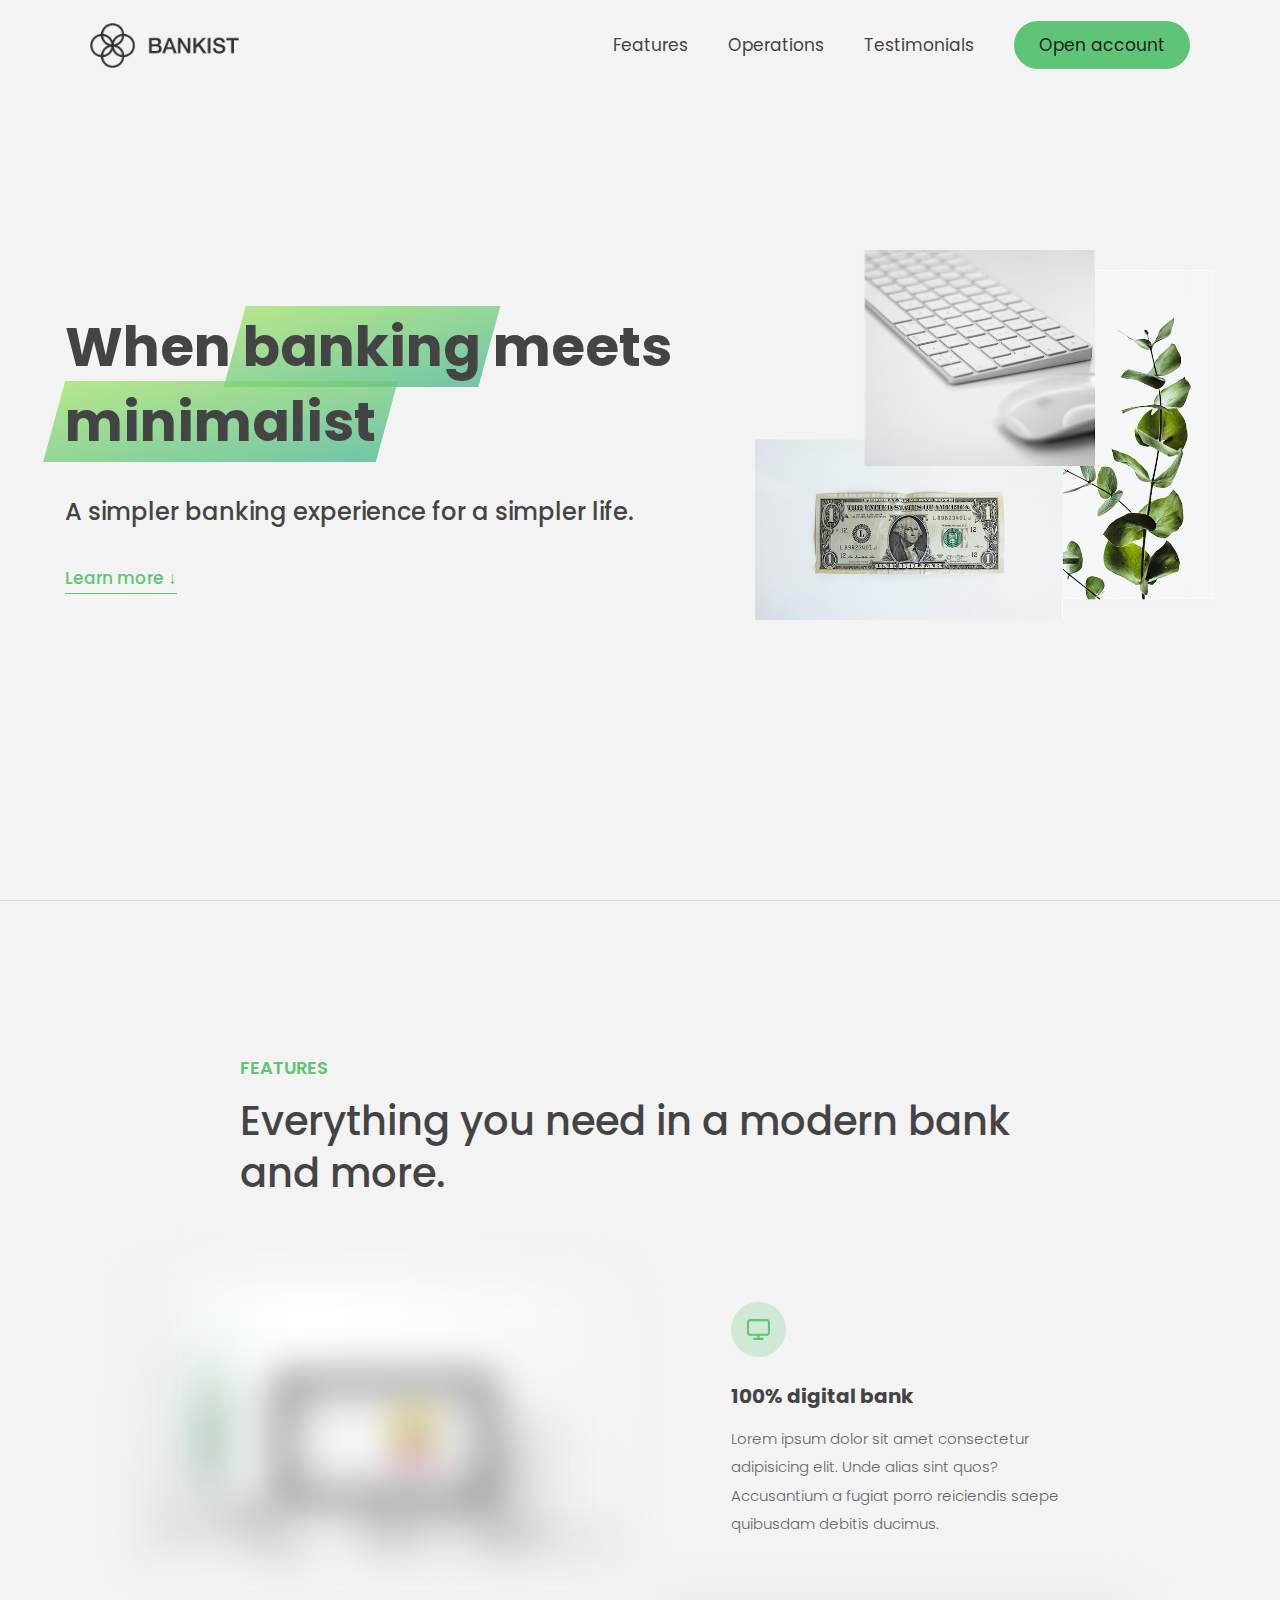
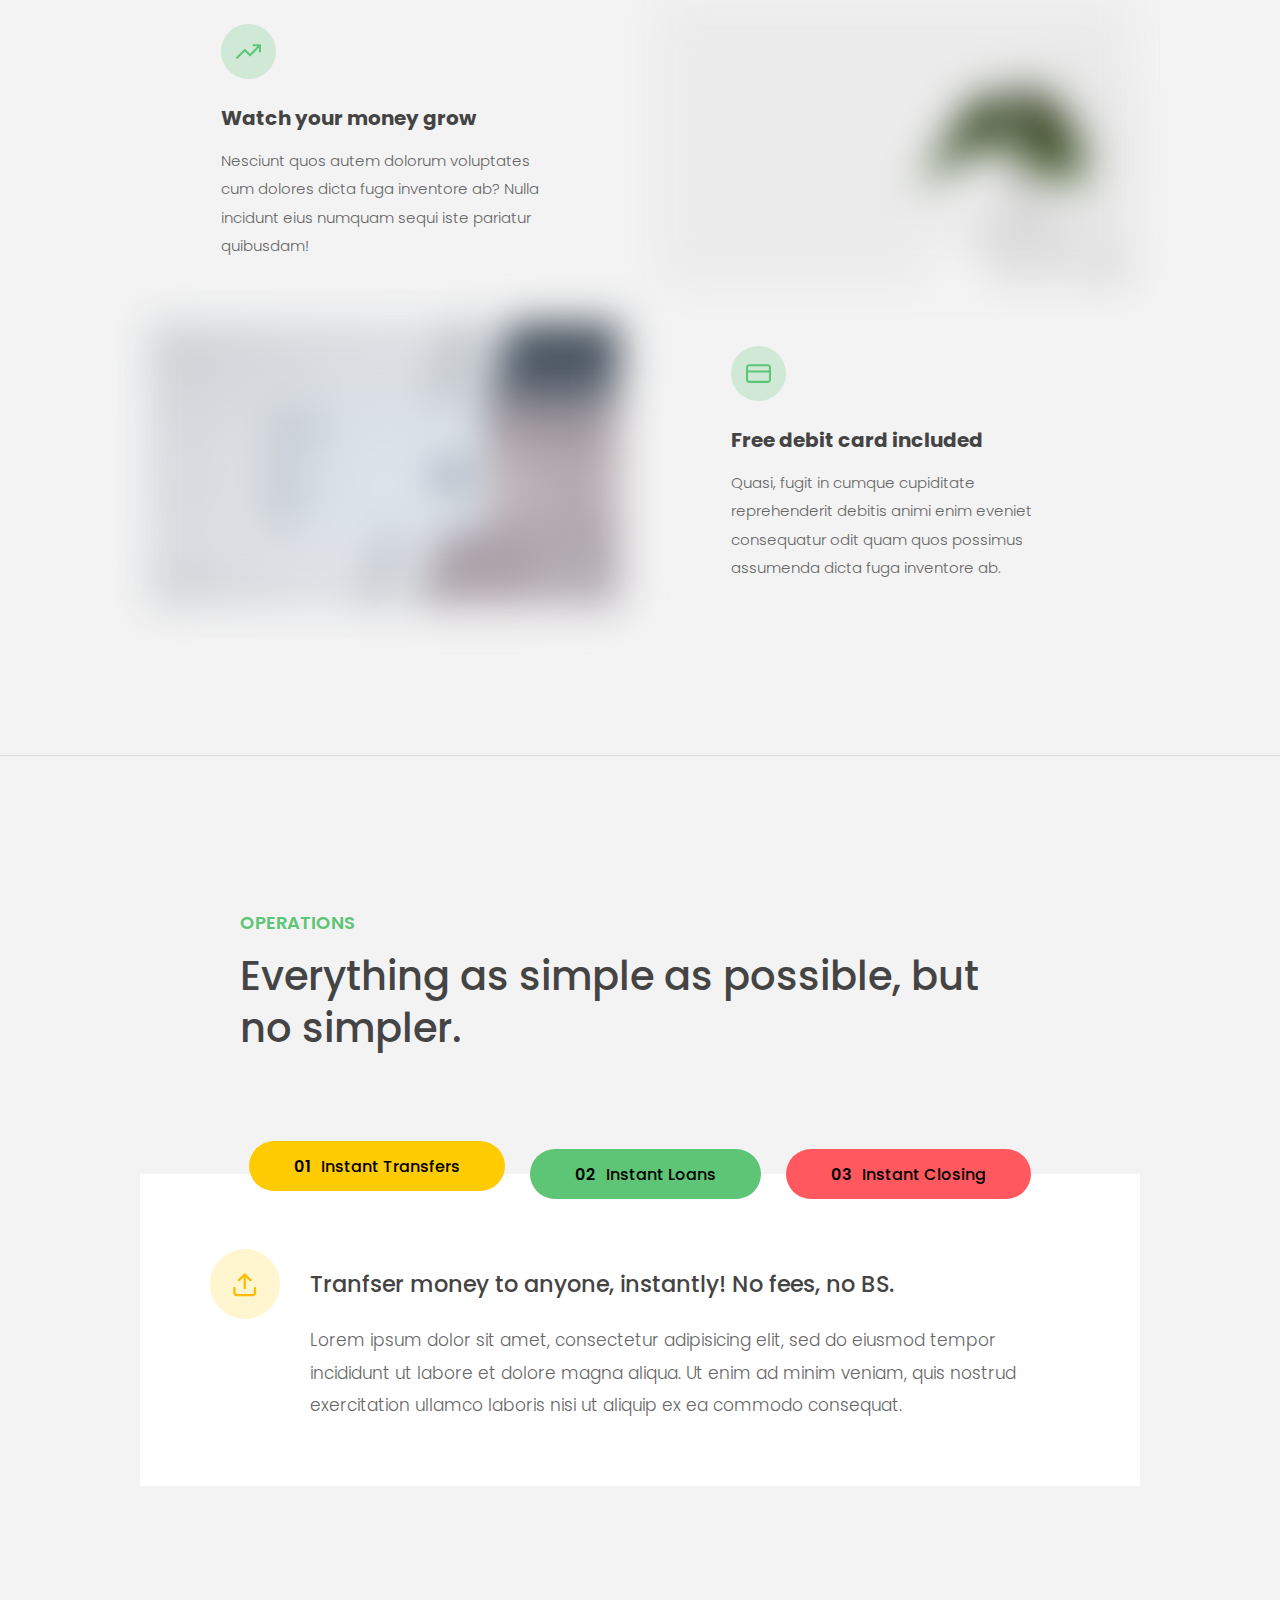
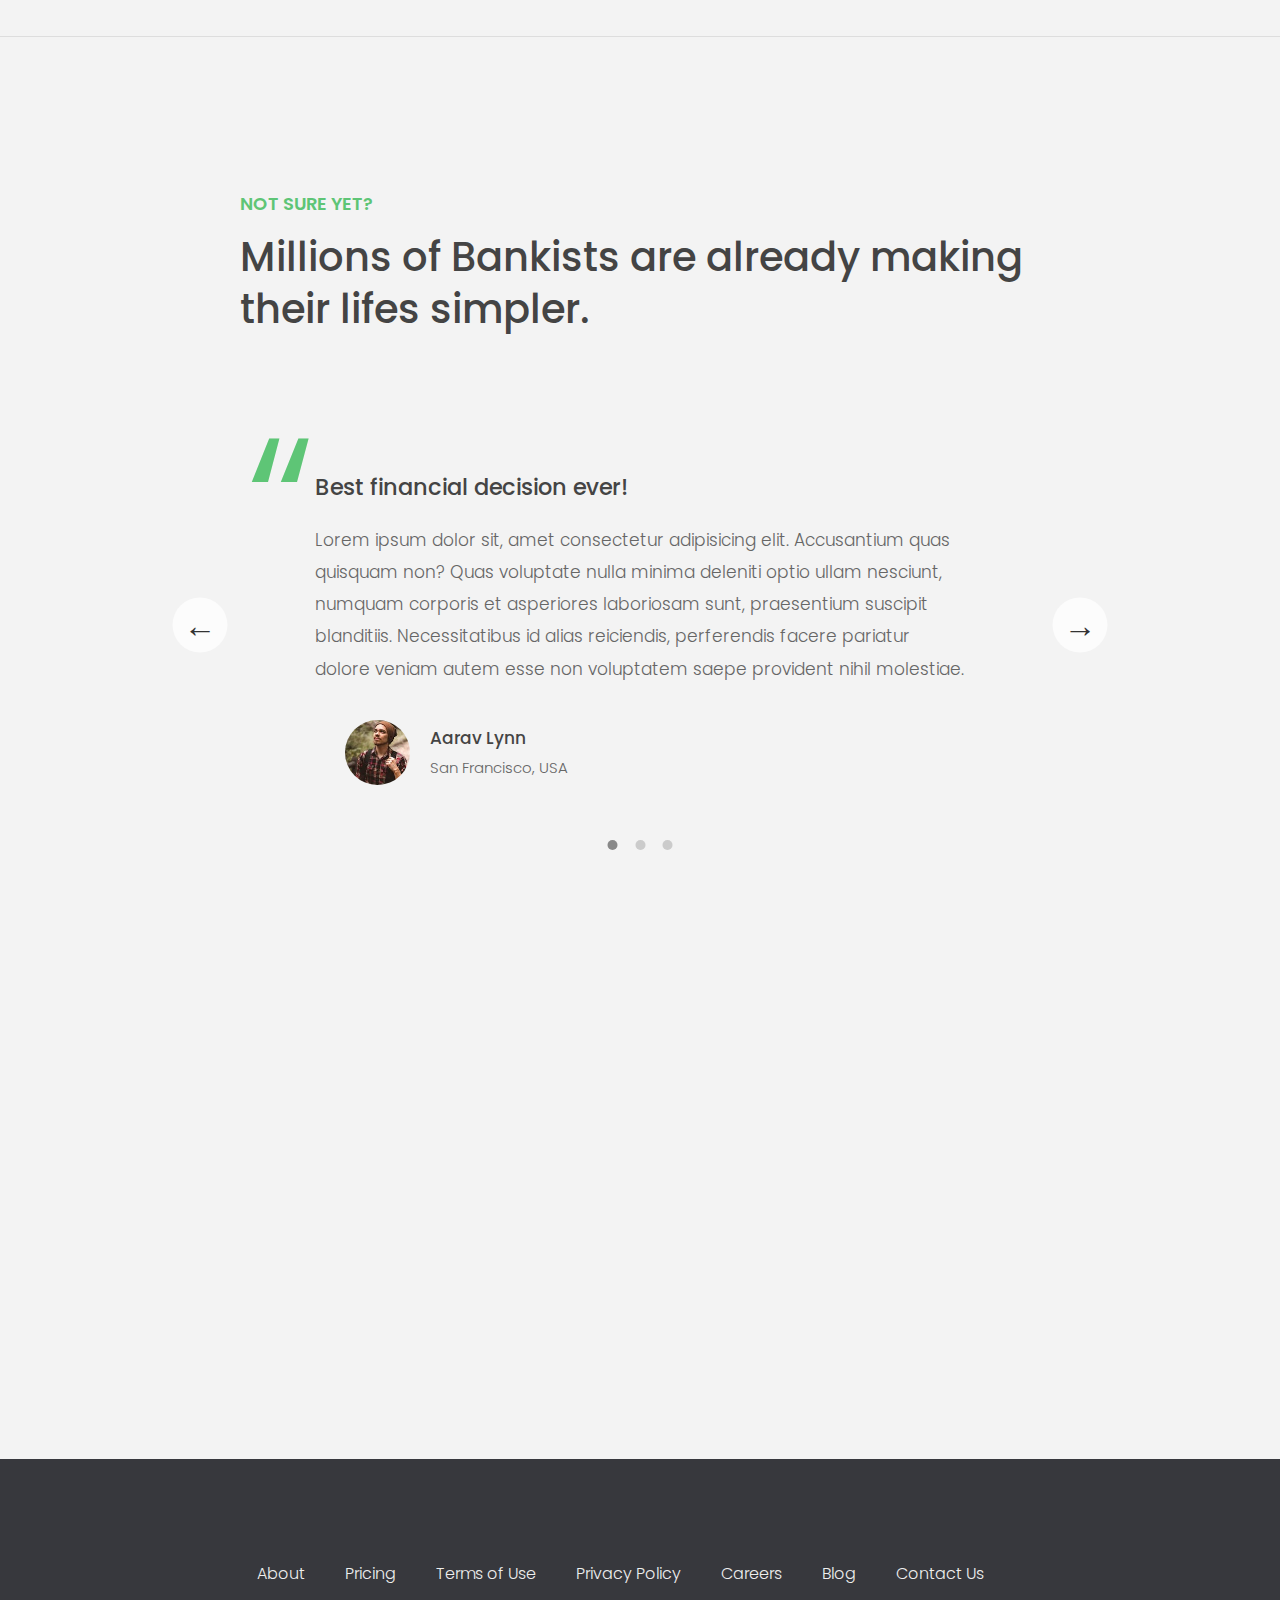
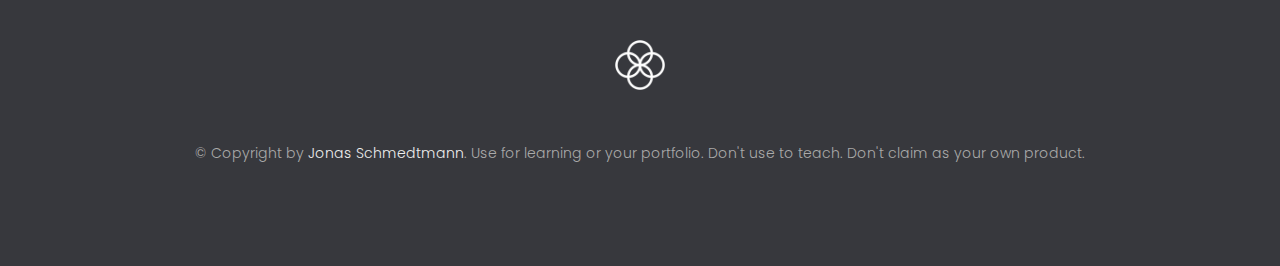
<file: Bankist/index.html>
<!DOCTYPE html>
<html lang="en">
  <head>
    <meta charset="UTF-8" />
    <meta name="viewport" content="width=device-width, initial-scale=1.0" />
    <meta http-equiv="X-UA-Compatible" content="ie=edge" />
    <link rel="shortcut icon" type="image/png" href="img/icon.png" />

    <link
      href="https://fonts.googleapis.com/css?family=Poppins:300,400,500,600&display=swap"
      rel="stylesheet"
    />
    <link rel="stylesheet" href="style.css" />
    <title>Bankist | When Banking meets Minimalist</title>

    <script defer src="script.js"></script>
  </head>
  <body>
    <header class="header">
      <nav class="nav">
        <img
          src="img/logo.png"
          alt="Bankist logo"
          class="nav__logo"
          id="logo"
          designer="Roche"
          data-version-number="3.0"
        />
        <ul class="nav__links">
          <li class="nav__item">
            <a class="nav__link" href="#section--1">Features</a>
            <!-- <a class="nav__link" href="#">Features</a> -->
          </li>
          <li class="nav__item">
            <a class="nav__link" href="#section--2">Operations</a>
          </li>
          <li class="nav__item">
            <a class="nav__link" href="#section--3">Testimonials</a>
          </li>
          <li class="nav__item">
            <a class="nav__link nav__link--btn btn--show-modal" href="#"
              >Open account</a
            >
          </li>
        </ul>
      </nav>

      <div class="header__title">
        <!-- <h1 onclick="alert('HTML alert')"> -->
        <h1>
          When
          <!-- Green highlight effect -->
          <span class="highlight">banking</span>
          meets<br />
          <span class="highlight">minimalist</span>
        </h1>
        <h4>A simpler banking experience for a simpler life.</h4>
        <button class="btn--text btn--scroll-to">Learn more &DownArrow;</button>
        <img
          src="img/hero.png"
          class="header__img"
          alt="Minimalist bank items"
        />
      </div>
    </header>

    <section class="section" id="section--1">
      <div class="section__title">
        <h2 class="section__description">Features</h2>
        <h3 class="section__header">
          Everything you need in a modern bank and more.
        </h3>
      </div>

      <div class="features">
        <img
          src="img/digital-lazy.jpg"
          data-src="img/digital.jpg"
          alt="Computer"
          class="features__img lazy-img"
        />
        <div class="features__feature">
          <div class="features__icon">
            <svg>
              <use xlink:href="img/icons.svg#icon-monitor"></use>
            </svg>
          </div>
          <h5 class="features__header">100% digital bank</h5>
          <p>
            Lorem ipsum dolor sit amet consectetur adipisicing elit. Unde alias
            sint quos? Accusantium a fugiat porro reiciendis saepe quibusdam
            debitis ducimus.
          </p>
        </div>

        <div class="features__feature">
          <div class="features__icon">
            <svg>
              <use xlink:href="img/icons.svg#icon-trending-up"></use>
            </svg>
          </div>
          <h5 class="features__header">Watch your money grow</h5>
          <p>
            Nesciunt quos autem dolorum voluptates cum dolores dicta fuga
            inventore ab? Nulla incidunt eius numquam sequi iste pariatur
            quibusdam!
          </p>
        </div>
        <img
          src="img/grow-lazy.jpg"
          data-src="img/grow.jpg"
          alt="Plant"
          class="features__img lazy-img"
        />

        <img
          src="img/card-lazy.jpg"
          data-src="img/card.jpg"
          alt="Credit card"
          class="features__img lazy-img"
        />
        <div class="features__feature">
          <div class="features__icon">
            <svg>
              <use xlink:href="img/icons.svg#icon-credit-card"></use>
            </svg>
          </div>
          <h5 class="features__header">Free debit card included</h5>
          <p>
            Quasi, fugit in cumque cupiditate reprehenderit debitis animi enim
            eveniet consequatur odit quam quos possimus assumenda dicta fuga
            inventore ab.
          </p>
        </div>
      </div>
    </section>

    <section class="section" id="section--2">
      <div class="section__title">
        <h2 class="section__description">Operations</h2>
        <h3 class="section__header">
          Everything as simple as possible, but no simpler.
        </h3>
      </div>

      <div class="operations">
        <div class="operations__tab-container">
          <button
            class="btn operations__tab operations__tab--1 operations__tab--active"
            data-tab="1"
          >
            <span>01</span>Instant Transfers
          </button>
          <button class="btn operations__tab operations__tab--2" data-tab="2">
            <span>02</span>Instant Loans
          </button>
          <button class="btn operations__tab operations__tab--3" data-tab="3">
            <span>03</span>Instant Closing
          </button>
        </div>
        <div
          class="operations__content operations__content--1 operations__content--active"
        >
          <div class="operations__icon operations__icon--1">
            <svg>
              <use xlink:href="img/icons.svg#icon-upload"></use>
            </svg>
          </div>
          <h5 class="operations__header">
            Tranfser money to anyone, instantly! No fees, no BS.
          </h5>
          <p>
            Lorem ipsum dolor sit amet, consectetur adipisicing elit, sed do
            eiusmod tempor incididunt ut labore et dolore magna aliqua. Ut enim
            ad minim veniam, quis nostrud exercitation ullamco laboris nisi ut
            aliquip ex ea commodo consequat.
          </p>
        </div>

        <div class="operations__content operations__content--2">
          <div class="operations__icon operations__icon--2">
            <svg>
              <use xlink:href="img/icons.svg#icon-home"></use>
            </svg>
          </div>
          <h5 class="operations__header">
            Buy a home or make your dreams come true, with instant loans.
          </h5>
          <p>
            Duis aute irure dolor in reprehenderit in voluptate velit esse
            cillum dolore eu fugiat nulla pariatur. Excepteur sint occaecat
            cupidatat non proident, sunt in culpa qui officia deserunt mollit
            anim id est laborum.
          </p>
        </div>
        <div class="operations__content operations__content--3">
          <div class="operations__icon operations__icon--3">
            <svg>
              <use xlink:href="img/icons.svg#icon-user-x"></use>
            </svg>
          </div>
          <h5 class="operations__header">
            No longer need your account? No problem! Close it instantly.
          </h5>
          <p>
            Excepteur sint occaecat cupidatat non proident, sunt in culpa qui
            officia deserunt mollit anim id est laborum. Ut enim ad minim
            veniam, quis nostrud exercitation ullamco laboris nisi ut aliquip ex
            ea commodo consequat.
          </p>
        </div>
      </div>
    </section>

    <section class="section" id="section--3">
      <div class="section__title section__title--testimonials">
        <h2 class="section__description">Not sure yet?</h2>
        <h3 class="section__header">
          Millions of Bankists are already making their lifes simpler.
        </h3>
      </div>

      <div class="slider">
        <div class="slide slide--1">
          <div class="testimonial">
            <h5 class="testimonial__header">Best financial decision ever!</h5>
            <blockquote class="testimonial__text">
              Lorem ipsum dolor sit, amet consectetur adipisicing elit.
              Accusantium quas quisquam non? Quas voluptate nulla minima
              deleniti optio ullam nesciunt, numquam corporis et asperiores
              laboriosam sunt, praesentium suscipit blanditiis. Necessitatibus
              id alias reiciendis, perferendis facere pariatur dolore veniam
              autem esse non voluptatem saepe provident nihil molestiae.
            </blockquote>
            <address class="testimonial__author">
              <img src="img/user-1.jpg" alt="" class="testimonial__photo" />
              <h6 class="testimonial__name">Aarav Lynn</h6>
              <p class="testimonial__location">San Francisco, USA</p>
            </address>
          </div>
        </div>

        <div class="slide slide--2">
          <div class="testimonial">
            <h5 class="testimonial__header">
              The last step to becoming a complete minimalist
            </h5>
            <blockquote class="testimonial__text">
              Quisquam itaque deserunt ullam, quia ea repellendus provident,
              ducimus neque ipsam modi voluptatibus doloremque, corrupti
              laborum. Incidunt numquam perferendis veritatis neque repellendus.
              Lorem, ipsum dolor sit amet consectetur adipisicing elit. Illo
              deserunt exercitationem deleniti.
            </blockquote>
            <address class="testimonial__author">
              <img src="img/user-2.jpg" alt="" class="testimonial__photo" />
              <h6 class="testimonial__name">Miyah Miles</h6>
              <p class="testimonial__location">London, UK</p>
            </address>
          </div>
        </div>

        <div class="slide slide--3">
          <div class="testimonial">
            <h5 class="testimonial__header">
              Finally free from old-school banks
            </h5>
            <blockquote class="testimonial__text">
              Debitis, nihil sit minus suscipit magni aperiam vel tenetur
              incidunt commodi architecto numquam omnis nulla autem,
              necessitatibus blanditiis modi similique quidem. Odio aliquam
              culpa dicta beatae quod maiores ipsa minus consequatur error sunt,
              deleniti saepe aliquid quos inventore sequi. Necessitatibus id
              alias reiciendis, perferendis facere.
            </blockquote>
            <address class="testimonial__author">
              <img src="img/user-3.jpg" alt="" class="testimonial__photo" />
              <h6 class="testimonial__name">Francisco Gomes</h6>
              <p class="testimonial__location">Lisbon, Portugal</p>
            </address>
          </div>
        </div>

        <!-- <div class="slide"><img src="img/img-1.jpg" alt="Photo 1" /></div>
        <div class="slide"><img src="img/img-2.jpg" alt="Photo 2" /></div>
        <div class="slide"><img src="img/img-3.jpg" alt="Photo 3" /></div>
        <div class="slide"><img src="img/img-4.jpg" alt="Photo 4" /></div> -->
        <button class="slider__btn slider__btn--left">&larr;</button>
        <button class="slider__btn slider__btn--right">&rarr;</button>
        <div class="dots"></div>
      </div>
    </section>

    <section class="section section--hidden section--sign-up">
      <div class="section__title">
        <h3 class="section__header">
          The best day to join Bankist was one year ago. The second best is
          today!
        </h3>
      </div>
      <button class="btn btn--show-modal">Open your free account today!</button>
    </section>

    <footer class="footer">
      <ul class="footer__nav">
        <li class="footer__item">
          <a class="footer__link" href="#">About</a>
        </li>
        <li class="footer__item">
          <a class="footer__link" href="#">Pricing</a>
        </li>
        <li class="footer__item">
          <a class="footer__link" href="#">Terms of Use</a>
        </li>
        <li class="footer__item">
          <a class="footer__link" href="#">Privacy Policy</a>
        </li>
        <li class="footer__item">
          <a class="footer__link" href="#">Careers</a>
        </li>
        <li class="footer__item">
          <a class="footer__link" href="#">Blog</a>
        </li>
        <li class="footer__item">
          <a class="footer__link" href="#">Contact Us</a>
        </li>
      </ul>
      <img src="img/icon.png" alt="Logo" class="footer__logo" />
      <p class="footer__copyright">
        &copy; Copyright by
        <a
          class="footer__link twitter-link"
          target="_blank"
          href="https://twitter.com/jonasschmedtman"
          >Jonas Schmedtmann</a
        >. Use for learning or your portfolio. Don't use to teach. Don't claim
        as your own product.
      </p>
    </footer>

    <div class="modal hidden">
      <button class="btn--close-modal">&times;</button>
      <h2 class="modal__header">
        Open your bank account <br />
        in just <span class="highlight">5 minutes</span>
      </h2>
      <form class="modal__form">
        <label>First Name</label>
        <input type="text" />
        <label>Last Name</label>
        <input type="text" />
        <label>Email Address</label>
        <input type="email" />
        <button class="btn">Next step &rarr;</button>
      </form>
    </div>
    <div class="overlay hidden"></div>

    <!-- <script src="script.js"></script> -->
  </body>
</html>
</file>
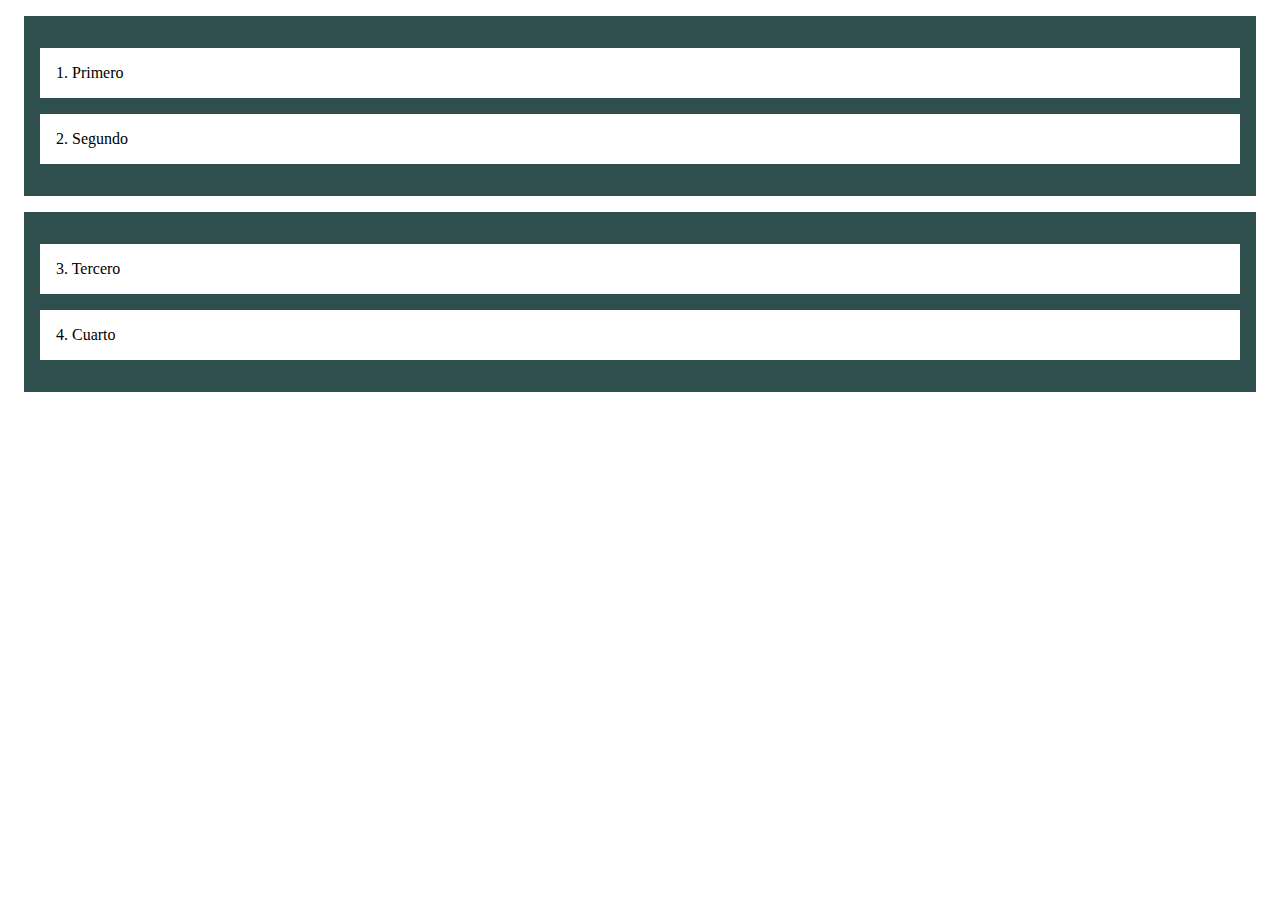
<file: Drag-and-drop/index.html>
<!DOCTYPE html>
<html lang="es">
<head>
    <meta charset="UTF-8">
    <meta http-equiv="X-UA-Compatible" content="IE=edge">
    <meta name="viewport" content="width=device-width, initial-scale=1.0">
    <title>Drag and Drop</title>
    <link rel="stylesheet" href="style.css">
</head>
<body>
    <div class="container">
        <div class="seccion">
            <p class="parrafo" draggable="true" id="parrafo-1">1. Primero</p>
            <p class="parrafo" draggable="true" id="parrafo-2">2. Segundo</p>
        </div>
        <div class="seccion">
            <p class="parrafo" draggable="true" id="parrafo-3">3. Tercero</p>
            <p class="parrafo" draggable="true" id="parrafo-4">4. Cuarto</p>
        </div>
        <div class="imagen-fantasma">
        </div>
    </div>
</body>
<script src="index.js"></script>
</html>
</file>
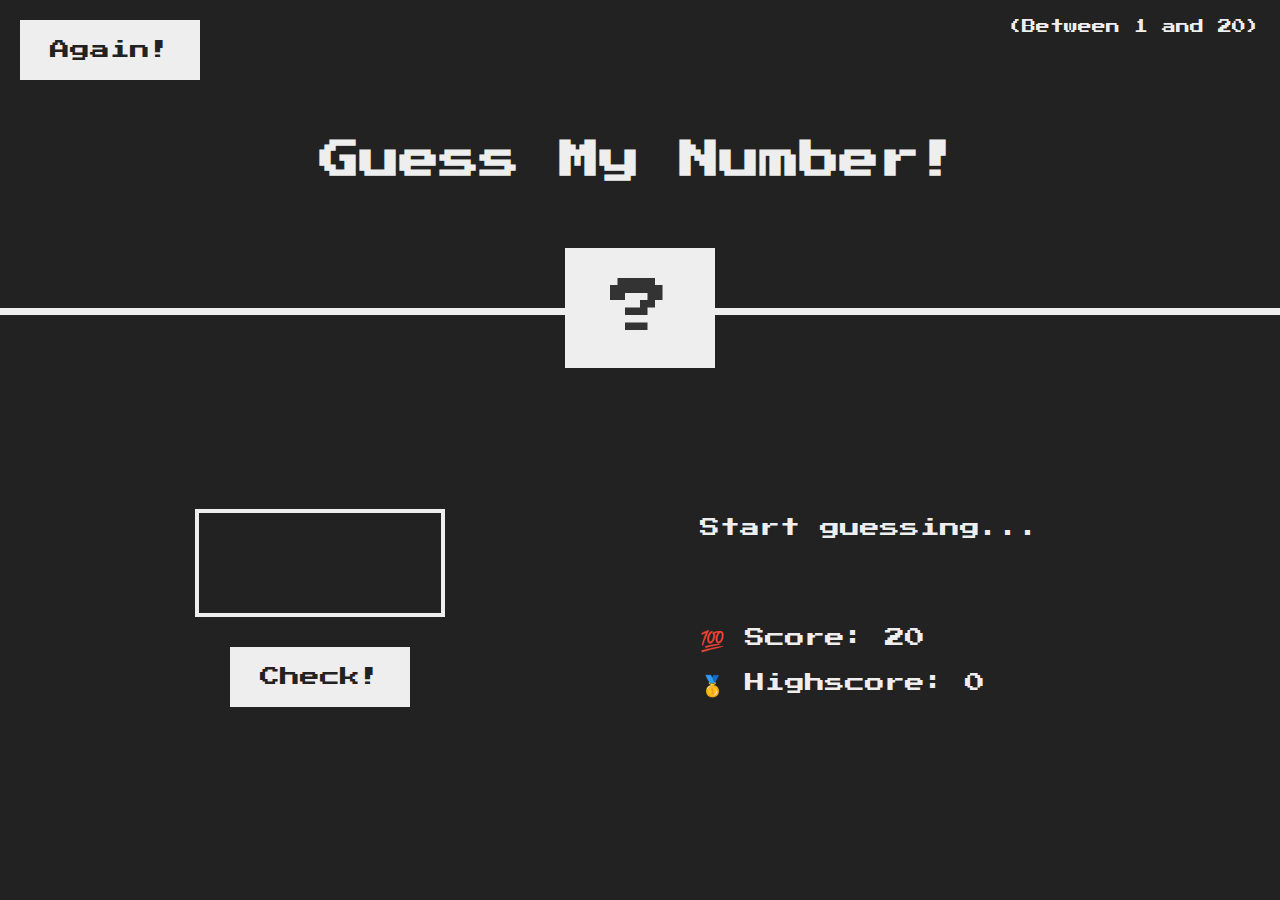
<file: Guess-My-Number/index.html>
<!DOCTYPE html>
<html lang="en">
  <head>
    <meta charset="UTF-8" />
    <meta name="viewport" content="width=device-width, initial-scale=1.0" />
    <meta http-equiv="X-UA-Compatible" content="ie=edge" />
    <link rel="stylesheet" href="style.css" />
    <title>Guess My Number!</title>
  </head>
  <body>
    <header>
      <h1>Guess My Number!</h1>
      <p class="between">(Between 1 and 20)</p>
      <button class="btn again">Again!</button>
      <div class="number">?</div>
    </header>
    <main>
      <section class="left">
        <input type="number" class="guess" />
        <button class="btn check">Check!</button>
      </section>
      <section class="right">
        <p class="message">Start guessing...</p>
        <p class="label-score">💯 Score: <span class="score">20</span></p>
        <p class="label-highscore">
          🥇 Highscore: <span class="highscore">0</span>
        </p>
      </section>
    </main>
    <script src="script.js"></script>
  </body>
</html>
</file>
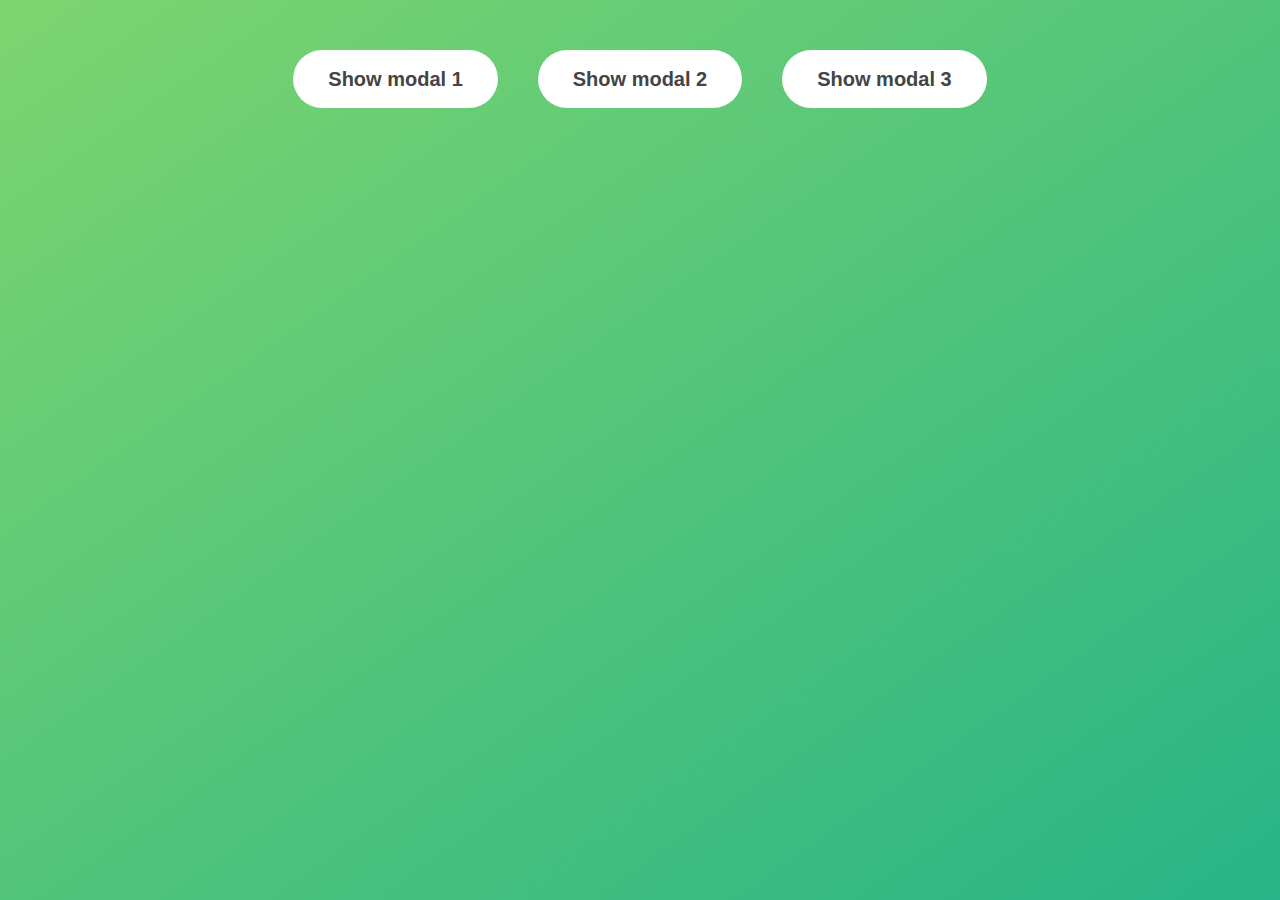
<file: Modal/index.html>
<!DOCTYPE html>
<html lang="en">
  <head>
    <meta charset="UTF-8" />
    <meta name="viewport" content="width=device-width, initial-scale=1.0" />
    <meta http-equiv="X-UA-Compatible" content="ie=edge" />
    <link rel="stylesheet" href="style.css" />
    <title>Modal window</title>
  </head>
  <body>
    <button class="show-modal">Show modal 1</button>
    <button class="show-modal">Show modal 2</button>
    <button class="show-modal">Show modal 3</button>

    <div class="modal hidden">
      <button class="close-modal">&times;</button>
      <h1>I'm a modal window 😍</h1>
      <p>
        Lorem ipsum dolor sit amet, consectetur adipisicing elit, sed do eiusmod
        tempor incididunt ut labore et dolore magna aliqua. Ut enim ad minim
        veniam, quis nostrud exercitation ullamco laboris nisi ut aliquip ex ea
        commodo consequat. Duis aute irure dolor in reprehenderit in voluptate
        velit esse cillum dolore eu fugiat nulla pariatur. Excepteur sint
        occaecat cupidatat non proident, sunt in culpa qui officia deserunt
        mollit anim id est laborum.
      </p>
    </div>
    <div class="overlay hidden"></div>

    <script src="script.js"></script>
  </body>
</html>
</file>
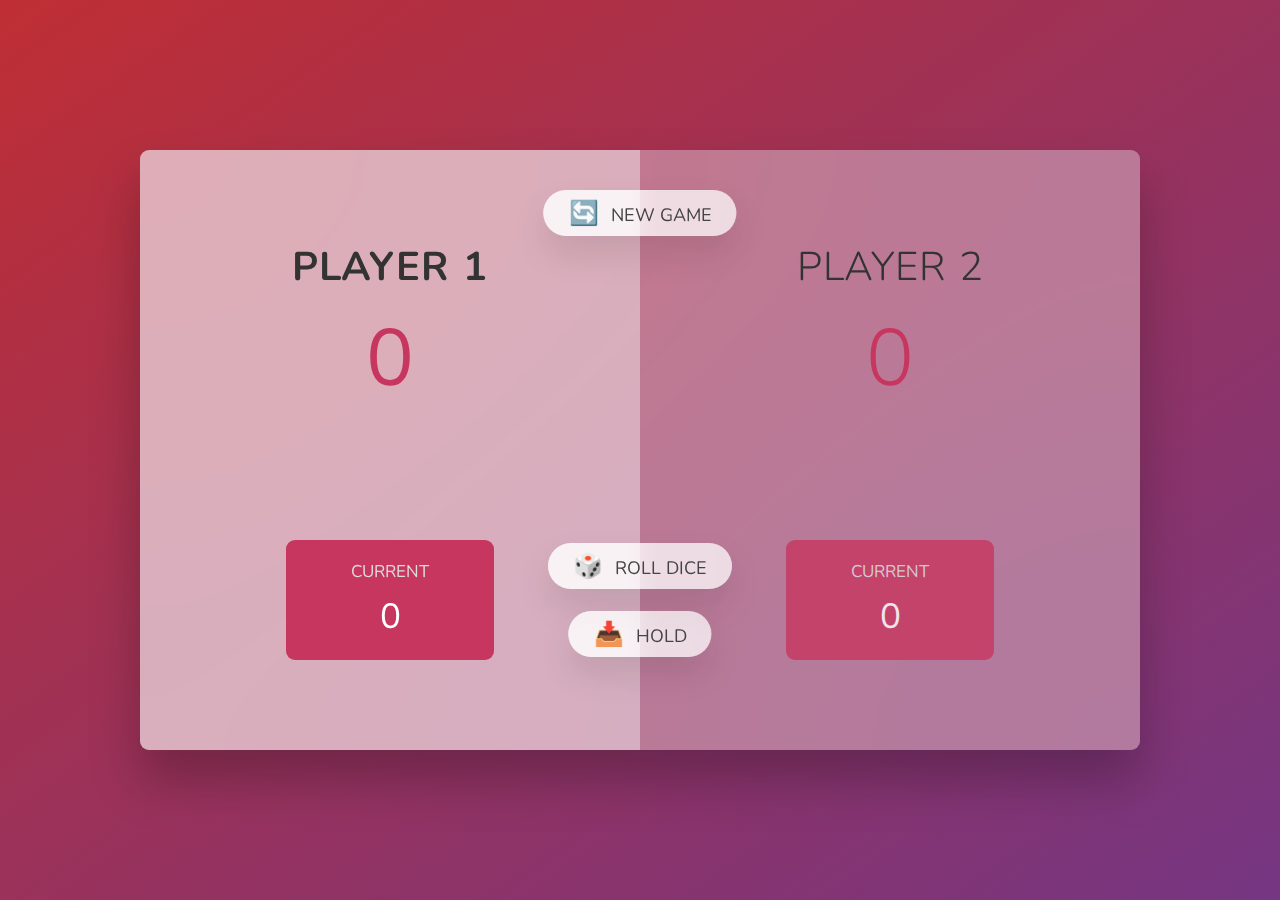
<file: Pig-Game/index.html>
<!DOCTYPE html>
<html lang="en">
  <head>
    <meta charset="UTF-8" />
    <meta name="viewport" content="width=device-width, initial-scale=1.0" />
    <meta http-equiv="X-UA-Compatible" content="ie=edge" />
    <link rel="stylesheet" href="style.css" />
    <title>Pig Game</title>
  </head>
  <body>
    <main>
      <section class="player player--0 player--active">
        <h2 class="name" id="name--0">Player 1</h2>
        <p class="score" id="score--0">43</p>
        <div class="current">
          <p class="current-label">Current</p>
          <p class="current-score" id="current--0">0</p>
        </div>
      </section>
      <section class="player player--1">
        <h2 class="name" id="name--1">Player 2</h2>
        <p class="score" id="score--1">24</p>
        <div class="current">
          <p class="current-label">Current</p>
          <p class="current-score" id="current--1">0</p>
        </div>
      </section>

      <img src="dice-5.png" alt="Playing dice" class="dice" />
      <button class="btn btn--new">🔄 New game</button>
      <button class="btn btn--roll">🎲 Roll dice</button>
      <button class="btn btn--hold">📥 Hold</button>
    </main>
    <script src="script.js"></script>
  </body>
</html>
</file>
<file: Bankist/style.css>
/* The page is NOT responsive. You can implement responsiveness yourself if you wanna have some fun 😃 */

:root {
  --color-primary: #5ec576;
  --color-secondary: #ffcb03;
  --color-tertiary: #ff585f;
  --color-primary-darker: #4bbb7d;
  --color-secondary-darker: #ffbb00;
  --color-tertiary-darker: #fd424b;
  --color-primary-opacity: #5ec5763a;
  --color-secondary-opacity: #ffcd0331;
  --color-tertiary-opacity: #ff58602d;
  --gradient-primary: linear-gradient(to top left, #39b385, #9be15d);
  --gradient-secondary: linear-gradient(to top left, #ffb003, #ffcb03);
}

* {
  margin: 0;
  padding: 0;
  box-sizing: inherit;
}

html {
  font-size: 62.5%;
  box-sizing: border-box;
}

body {
  font-family: 'Poppins', sans-serif;
  font-weight: 300;
  color: #444;
  line-height: 1.9;
  background-color: #f3f3f3;
}

/* GENERAL ELEMENTS */
.section {
  padding: 15rem 3rem;
  border-top: 1px solid #ddd;

  transition: transform 1s, opacity 1s;
}

.section--hidden {
  opacity: 0;
  transform: translateY(8rem);
}

.section__title {
  max-width: 80rem;
  margin: 0 auto 8rem auto;
}

.section__description {
  font-size: 1.8rem;
  font-weight: 600;
  text-transform: uppercase;
  color: var(--color-primary);
  margin-bottom: 1rem;
}

.section__header {
  font-size: 4rem;
  line-height: 1.3;
  font-weight: 500;
}

.btn {
  display: inline-block;
  background-color: var(--color-primary);
  font-size: 1.6rem;
  font-family: inherit;
  font-weight: 500;
  border: none;
  padding: 1.25rem 4.5rem;
  border-radius: 10rem;
  cursor: pointer;
  transition: all 0.3s;
}

.btn:hover {
  background-color: var(--color-primary-darker);
}

.btn--text {
  display: inline-block;
  background: none;
  font-size: 1.7rem;
  font-family: inherit;
  font-weight: 500;
  color: var(--color-primary);
  border: none;
  border-bottom: 1px solid currentColor;
  padding-bottom: 2px;
  cursor: pointer;
  transition: all 0.3s;
}

p {
  color: #666;
}

/* This is BAD for accessibility! Don't do in the real world! */
button:focus {
  outline: none;
}

img {
  transition: filter 0.5s;
}

.lazy-img {
  filter: blur(20px);
}

/* NAVIGATION */
.nav {
  display: flex;
  justify-content: space-between;
  align-items: center;
  height: 9rem;
  width: 100%;
  padding: 0 6rem;
  z-index: 100;
}

/* nav and stickly class at the same time */
.nav.sticky {
  position: fixed;
  background-color: rgba(255, 255, 255, 0.95);
}

.nav__logo {
  height: 4.5rem;
  transition: all 0.3s;
}

.nav__links {
  display: flex;
  align-items: center;
  list-style: none;
}

.nav__item {
  margin-left: 4rem;
}

.nav__link:link,
.nav__link:visited {
  font-size: 1.7rem;
  font-weight: 400;
  color: inherit;
  text-decoration: none;
  display: block;
  transition: all 0.3s;
}

.nav__link--btn:link,
.nav__link--btn:visited {
  padding: 0.8rem 2.5rem;
  border-radius: 3rem;
  background-color: var(--color-primary);
  color: #222;
}

.nav__link--btn:hover,
.nav__link--btn:active {
  color: inherit;
  background-color: var(--color-primary-darker);
  color: #333;
}

/* HEADER */
.header {
  padding: 0 3rem;
  height: 100vh;
  display: flex;
  flex-direction: column;
  align-items: center;
}

.header__title {
  flex: 1;

  max-width: 115rem;
  display: grid;
  grid-template-columns: 3fr 2fr;
  row-gap: 3rem;
  align-content: center;
  justify-content: center;

  align-items: start;
  justify-items: start;
}

h1 {
  font-size: 5.5rem;
  line-height: 1.35;
}

h4 {
  font-size: 2.4rem;
  font-weight: 500;
}

.header__img {
  width: 100%;
  grid-column: 2 / 3;
  grid-row: 1 / span 4;
  transform: translateY(-6rem);
}

.highlight {
  position: relative;
}

.highlight::after {
  display: block;
  content: '';
  position: absolute;
  bottom: 0;
  left: 0;
  height: 100%;
  width: 100%;
  z-index: -1;
  opacity: 0.7;
  transform: scale(1.07, 1.05) skewX(-15deg);
  background-image: var(--gradient-primary);
}

/* FEATURES */
.features {
  display: grid;
  grid-template-columns: 1fr 1fr;
  gap: 4rem;
  margin: 0 12rem;
}

.features__img {
  width: 100%;
}

.features__feature {
  align-self: center;
  justify-self: center;
  width: 70%;
  font-size: 1.5rem;
}

.features__icon {
  display: flex;
  align-items: center;
  justify-content: center;
  background-color: var(--color-primary-opacity);
  height: 5.5rem;
  width: 5.5rem;
  border-radius: 50%;
  margin-bottom: 2rem;
}

.features__icon svg {
  height: 2.5rem;
  width: 2.5rem;
  fill: var(--color-primary);
}

.features__header {
  font-size: 2rem;
  margin-bottom: 1rem;
}

/* OPERATIONS */
.operations {
  max-width: 100rem;
  margin: 12rem auto 0 auto;

  background-color: #fff;
}

.operations__tab-container {
  display: flex;
  justify-content: center;
}

.operations__tab {
  margin-right: 2.5rem;
  transform: translateY(-50%);
}

.operations__tab span {
  margin-right: 1rem;
  font-weight: 600;
  display: inline-block;
}

.operations__tab--1 {
  background-color: var(--color-secondary);
}

.operations__tab--1:hover {
  background-color: var(--color-secondary-darker);
}

.operations__tab--3 {
  background-color: var(--color-tertiary);
  margin: 0;
}

.operations__tab--3:hover {
  background-color: var(--color-tertiary-darker);
}

.operations__tab--active {
  transform: translateY(-66%);
}

.operations__content {
  display: none;

  /* JUST PRESENTATIONAL */
  font-size: 1.7rem;
  padding: 2.5rem 7rem 6.5rem 7rem;
}

.operations__content--active {
  display: grid;
  grid-template-columns: 7rem 1fr;
  column-gap: 3rem;
  row-gap: 0.5rem;
}

.operations__header {
  font-size: 2.25rem;
  font-weight: 500;
  align-self: center;
}

.operations__icon {
  display: flex;
  align-items: center;
  justify-content: center;
  height: 7rem;
  width: 7rem;
  border-radius: 50%;
}

.operations__icon svg {
  height: 2.75rem;
  width: 2.75rem;
}

.operations__content p {
  grid-column: 2;
}

.operations__icon--1 {
  background-color: var(--color-secondary-opacity);
}
.operations__icon--2 {
  background-color: var(--color-primary-opacity);
}
.operations__icon--3 {
  background-color: var(--color-tertiary-opacity);
}
.operations__icon--1 svg {
  fill: var(--color-secondary-darker);
}
.operations__icon--2 svg {
  fill: var(--color-primary);
}
.operations__icon--3 svg {
  fill: var(--color-tertiary);
}

/* SLIDER */
.slider {
  max-width: 100rem;
  height: 50rem;
  margin: 0 auto;
  position: relative;

  /* IN THE END */
  overflow: hidden;
}

.slide {
  position: absolute;
  top: 0;
  width: 100%;
  height: 50rem;

  display: flex;
  align-items: center;
  justify-content: center;

  /* THIS creates the animation! */
  transition: transform 1s;
}

.slide > img {
  /* Only for images that have different size than slide */
  width: 100%;
  height: 100%;
  object-fit: cover;
}

.slider__btn {
  position: absolute;
  top: 50%;
  z-index: 10;

  border: none;
  background: rgba(255, 255, 255, 0.7);
  font-family: inherit;
  color: #333;
  border-radius: 50%;
  height: 5.5rem;
  width: 5.5rem;
  font-size: 3.25rem;
  cursor: pointer;
}

.slider__btn--left {
  left: 6%;
  transform: translate(-50%, -50%);
}

.slider__btn--right {
  right: 6%;
  transform: translate(50%, -50%);
}

.dots {
  position: absolute;
  bottom: 5%;
  left: 50%;
  transform: translateX(-50%);
  display: flex;
}

.dots__dot {
  border: none;
  background-color: #b9b9b9;
  opacity: 0.7;
  height: 1rem;
  width: 1rem;
  border-radius: 50%;
  margin-right: 1.75rem;
  cursor: pointer;
  transition: all 0.5s;

  /* Only necessary when overlying images */
  /* box-shadow: 0 0.6rem 1.5rem rgba(0, 0, 0, 0.7); */
}

.dots__dot:last-child {
  margin: 0;
}

.dots__dot--active {
  /* background-color: #fff; */
  background-color: #888;
  opacity: 1;
}

/* TESTIMONIALS */
.testimonial {
  width: 65%;
  position: relative;
}

.testimonial::before {
  content: '\201C';
  position: absolute;
  top: -5.7rem;
  left: -6.8rem;
  line-height: 1;
  font-size: 20rem;
  font-family: inherit;
  color: var(--color-primary);
  z-index: -1;
}

.testimonial__header {
  font-size: 2.25rem;
  font-weight: 500;
  margin-bottom: 1.5rem;
}

.testimonial__text {
  font-size: 1.7rem;
  margin-bottom: 3.5rem;
  color: #666;
}

.testimonial__author {
  margin-left: 3rem;
  font-style: normal;

  display: grid;
  grid-template-columns: 6.5rem 1fr;
  column-gap: 2rem;
}

.testimonial__photo {
  grid-row: 1 / span 2;
  width: 6.5rem;
  border-radius: 50%;
}

.testimonial__name {
  font-size: 1.7rem;
  font-weight: 500;
  align-self: end;
  margin: 0;
}

.testimonial__location {
  font-size: 1.5rem;
}

.section__title--testimonials {
  margin-bottom: 4rem;
}

/* SIGNUP */
.section--sign-up {
  background-color: #37383d;
  border-top: none;
  border-bottom: 1px solid #444;
  text-align: center;
  padding: 10rem 3rem;
}

.section--sign-up .section__header {
  color: #fff;
  text-align: center;
}

.section--sign-up .section__title {
  margin-bottom: 6rem;
}

.section--sign-up .btn {
  font-size: 1.9rem;
  padding: 2rem 5rem;
}

/* FOOTER */
.footer {
  padding: 10rem 3rem;
  background-color: #37383d;
}

.footer__nav {
  list-style: none;
  display: flex;
  justify-content: center;
  margin-bottom: 5rem;
}

.footer__item {
  margin-right: 4rem;
}

.footer__link {
  font-size: 1.6rem;
  color: #eee;
  text-decoration: none;
}

.footer__logo {
  height: 5rem;
  display: block;
  margin: 0 auto;
  margin-bottom: 5rem;
}

.footer__copyright {
  font-size: 1.4rem;
  color: #aaa;
  text-align: center;
}

.footer__copyright .footer__link {
  font-size: 1.4rem;
}

/* MODAL WINDOW */
.modal {
  position: fixed;
  top: 50%;
  left: 50%;
  transform: translate(-50%, -50%);
  max-width: 60rem;
  background-color: #f3f3f3;
  padding: 5rem 6rem;
  box-shadow: 0 4rem 6rem rgba(0, 0, 0, 0.3);
  z-index: 1000;
  transition: all 0.5s;
}

.overlay {
  position: fixed;
  top: 0;
  left: 0;
  width: 100%;
  height: 100%;
  background-color: rgba(0, 0, 0, 0.5);
  backdrop-filter: blur(4px);
  z-index: 100;
  transition: all 0.5s;
}

.modal__header {
  font-size: 3.25rem;
  margin-bottom: 4.5rem;
  line-height: 1.5;
}

.modal__form {
  margin: 0 3rem;
  display: grid;
  grid-template-columns: 1fr 2fr;
  align-items: center;
  gap: 2.5rem;
}

.modal__form label {
  font-size: 1.7rem;
  font-weight: 500;
}

.modal__form input {
  font-size: 1.7rem;
  padding: 1rem 1.5rem;
  border: 1px solid #ddd;
  border-radius: 0.5rem;
}

.modal__form button {
  grid-column: 1 / span 2;
  justify-self: center;
  margin-top: 1rem;
}

.btn--close-modal {
  font-family: inherit;
  color: inherit;
  position: absolute;
  top: 0.5rem;
  right: 2rem;
  font-size: 4rem;
  cursor: pointer;
  border: none;
  background: none;
}

.hidden {
  visibility: hidden;
  opacity: 0;
}

/* COOKIE MESSAGE */
.cookie-message {
  display: flex;
  align-items: center;
  justify-content: space-evenly;
  width: 100%;
  background-color: white;
  color: #bbb;
  font-size: 1.5rem;
  font-weight: 400;
}
</file>
<file: Drag-and-drop/style.css>
.seccion{
    background-color: darkslategrey;
    padding: 1rem;
    margin: 1rem;
}
.parrafo{
    background-color: white;
    padding: 1rem;
}.parrafo.dragging{
    opacity: 0.3;
}

.imagen-fantasma{
    width:300px;
    height: 300px;
    background-color: white;
    position: absolute;
    left: -100vw;
}
</file>
<file: Guess-My-Number/style.css>
@import url('https://fonts.googleapis.com/css?family=Press+Start+2P&display=swap');

* {
  margin: 0;
  padding: 0;
  box-sizing: inherit;
}

html {
  font-size: 62.5%;
  box-sizing: border-box;
}

body {
  font-family: 'Press Start 2P', sans-serif;
  color: #eee;
  background-color: #222;
  /* background-color: #60b347; */
}

/* LAYOUT */
header {
  position: relative;
  height: 35vh;
  border-bottom: 7px solid #eee;
}

main {
  height: 65vh;
  color: #eee;
  display: flex;
  align-items: center;
  justify-content: space-around;
}

.left {
  width: 52rem;
  display: flex;
  flex-direction: column;
  align-items: center;
}

.right {
  width: 52rem;
  font-size: 2rem;
}

/* ELEMENTS STYLE */
h1 {
  font-size: 4rem;
  text-align: center;
  position: absolute;
  width: 100%;
  top: 52%;
  left: 50%;
  transform: translate(-50%, -50%);
}

.number {
  background: #eee;
  color: #333;
  font-size: 6rem;
  width: 15rem;
  padding: 3rem 0rem;
  text-align: center;
  position: absolute;
  bottom: 0;
  left: 50%;
  transform: translate(-50%, 50%);
}

.between {
  font-size: 1.4rem;
  position: absolute;
  top: 2rem;
  right: 2rem;
}

.again {
  position: absolute;
  top: 2rem;
  left: 2rem;
}

.guess {
  background: none;
  border: 4px solid #eee;
  font-family: inherit;
  color: inherit;
  font-size: 5rem;
  padding: 2.5rem;
  width: 25rem;
  text-align: center;
  display: block;
  margin-bottom: 3rem;
}

.btn {
  border: none;
  background-color: #eee;
  color: #222;
  font-size: 2rem;
  font-family: inherit;
  padding: 2rem 3rem;
  cursor: pointer;
}

.btn:hover {
  background-color: #ccc;
}

.message {
  margin-bottom: 8rem;
  height: 3rem;
}

.label-score {
  margin-bottom: 2rem;
}
</file>
<file: Modal/style.css>
* {
  margin: 0;
  padding: 0;
  box-sizing: inherit;
}

html {
  font-size: 62.5%;
  box-sizing: border-box;
}

body {
  font-family: sans-serif;
  color: #333;
  line-height: 1.5;
  height: 100vh;
  position: relative;
  display: flex;
  align-items: flex-start;
  justify-content: center;
  background: linear-gradient(to top left, #28b487, #7dd56f);
}

.show-modal {
  font-size: 2rem;
  font-weight: 600;
  padding: 1.75rem 3.5rem;
  margin: 5rem 2rem;
  border: none;
  background-color: #fff;
  color: #444;
  border-radius: 10rem;
  cursor: pointer;
}

.close-modal {
  position: absolute;
  top: 1.2rem;
  right: 2rem;
  font-size: 5rem;
  color: #333;
  cursor: pointer;
  border: none;
  background: none;
}

h1 {
  font-size: 2.5rem;
  margin-bottom: 2rem;
}

p {
  font-size: 1.8rem;
}

/* -------------------------- */
/* CLASSES TO MAKE MODAL WORK */
.hidden {
  display: none;
}

.modal {
  position: absolute;
  top: 50%;
  left: 50%;
  transform: translate(-50%, -50%);
  width: 70%;

  background-color: white;
  padding: 6rem;
  border-radius: 5px;
  box-shadow: 0 3rem 5rem rgba(0, 0, 0, 0.3);
  z-index: 10;
}

.overlay {
  position: absolute;
  top: 0;
  left: 0;
  width: 100%;
  height: 100%;
  background-color: rgba(0, 0, 0, 0.6);
  backdrop-filter: blur(3px);
  z-index: 5;
}
</file>
<file: Pig-Game/style.css>
@import url('https://fonts.googleapis.com/css2?family=Nunito&display=swap');

* {
  margin: 0;
  padding: 0;
  box-sizing: inherit;
}

html {
  font-size: 62.5%;
  box-sizing: border-box;
}

body {
  font-family: 'Nunito', sans-serif;
  font-weight: 400;
  height: 100vh;
  color: #333;
  background-image: linear-gradient(to top left, #753682 0%, #bf2e34 100%);
  display: flex;
  align-items: center;
  justify-content: center;
}

/* LAYOUT */
main {
  position: relative;
  width: 100rem;
  height: 60rem;
  background-color: rgba(255, 255, 255, 0.35);
  backdrop-filter: blur(200px);
  filter: blur();
  box-shadow: 0 3rem 5rem rgba(0, 0, 0, 0.25);
  border-radius: 9px;
  overflow: hidden;
  display: flex;
}

.player {
  flex: 50%;
  padding: 9rem;
  display: flex;
  flex-direction: column;
  align-items: center;
  transition: all 0.75s;
}

/* ELEMENTS */
.name {
  position: relative;
  font-size: 4rem;
  text-transform: uppercase;
  letter-spacing: 1px;
  word-spacing: 2px;
  font-weight: 300;
  margin-bottom: 1rem;
}

.score {
  font-size: 8rem;
  font-weight: 300;
  color: #c7365f;
  margin-bottom: auto;
}

.player--active {
  background-color: rgba(255, 255, 255, 0.4);
}
.player--active .name {
  font-weight: 700;
}
.player--active .score {
  font-weight: 400;
}

.player--active .current {
  opacity: 1;
}

.current {
  background-color: #c7365f;
  opacity: 0.8;
  border-radius: 9px;
  color: #fff;
  width: 65%;
  padding: 2rem;
  text-align: center;
  transition: all 0.75s;
}

.current-label {
  text-transform: uppercase;
  margin-bottom: 1rem;
  font-size: 1.7rem;
  color: #ddd;
}

.current-score {
  font-size: 3.5rem;
}

/* ABSOLUTE POSITIONED ELEMENTS */
.btn {
  position: absolute;
  left: 50%;
  transform: translateX(-50%);
  color: #444;
  background: none;
  border: none;
  font-family: inherit;
  font-size: 1.8rem;
  text-transform: uppercase;
  cursor: pointer;
  font-weight: 400;
  transition: all 0.2s;

  background-color: white;
  background-color: rgba(255, 255, 255, 0.6);
  backdrop-filter: blur(10px);

  padding: 0.7rem 2.5rem;
  border-radius: 50rem;
  box-shadow: 0 1.75rem 3.5rem rgba(0, 0, 0, 0.1);
}

.btn::first-letter {
  font-size: 2.4rem;
  display: inline-block;
  margin-right: 0.7rem;
}

.btn--new {
  top: 4rem;
}
.btn--roll {
  top: 39.3rem;
}
.btn--hold {
  top: 46.1rem;
}

.btn:active {
  transform: translate(-50%, 3px);
  box-shadow: 0 1rem 2rem rgba(0, 0, 0, 0.15);
}

.btn:focus {
  outline: none;
}

.dice {
  position: absolute;
  left: 50%;
  top: 16.5rem;
  transform: translateX(-50%);
  height: 10rem;
  box-shadow: 0 2rem 5rem rgba(0, 0, 0, 0.2);
}

.player--winner {
  background-color: #2f2f2f;
}

.player--winner .name {
  font-weight: 700;
  color: #c7365f;
}

/* crear hidden class para el dado */
.hidden {
  display: none;
}
</file>
